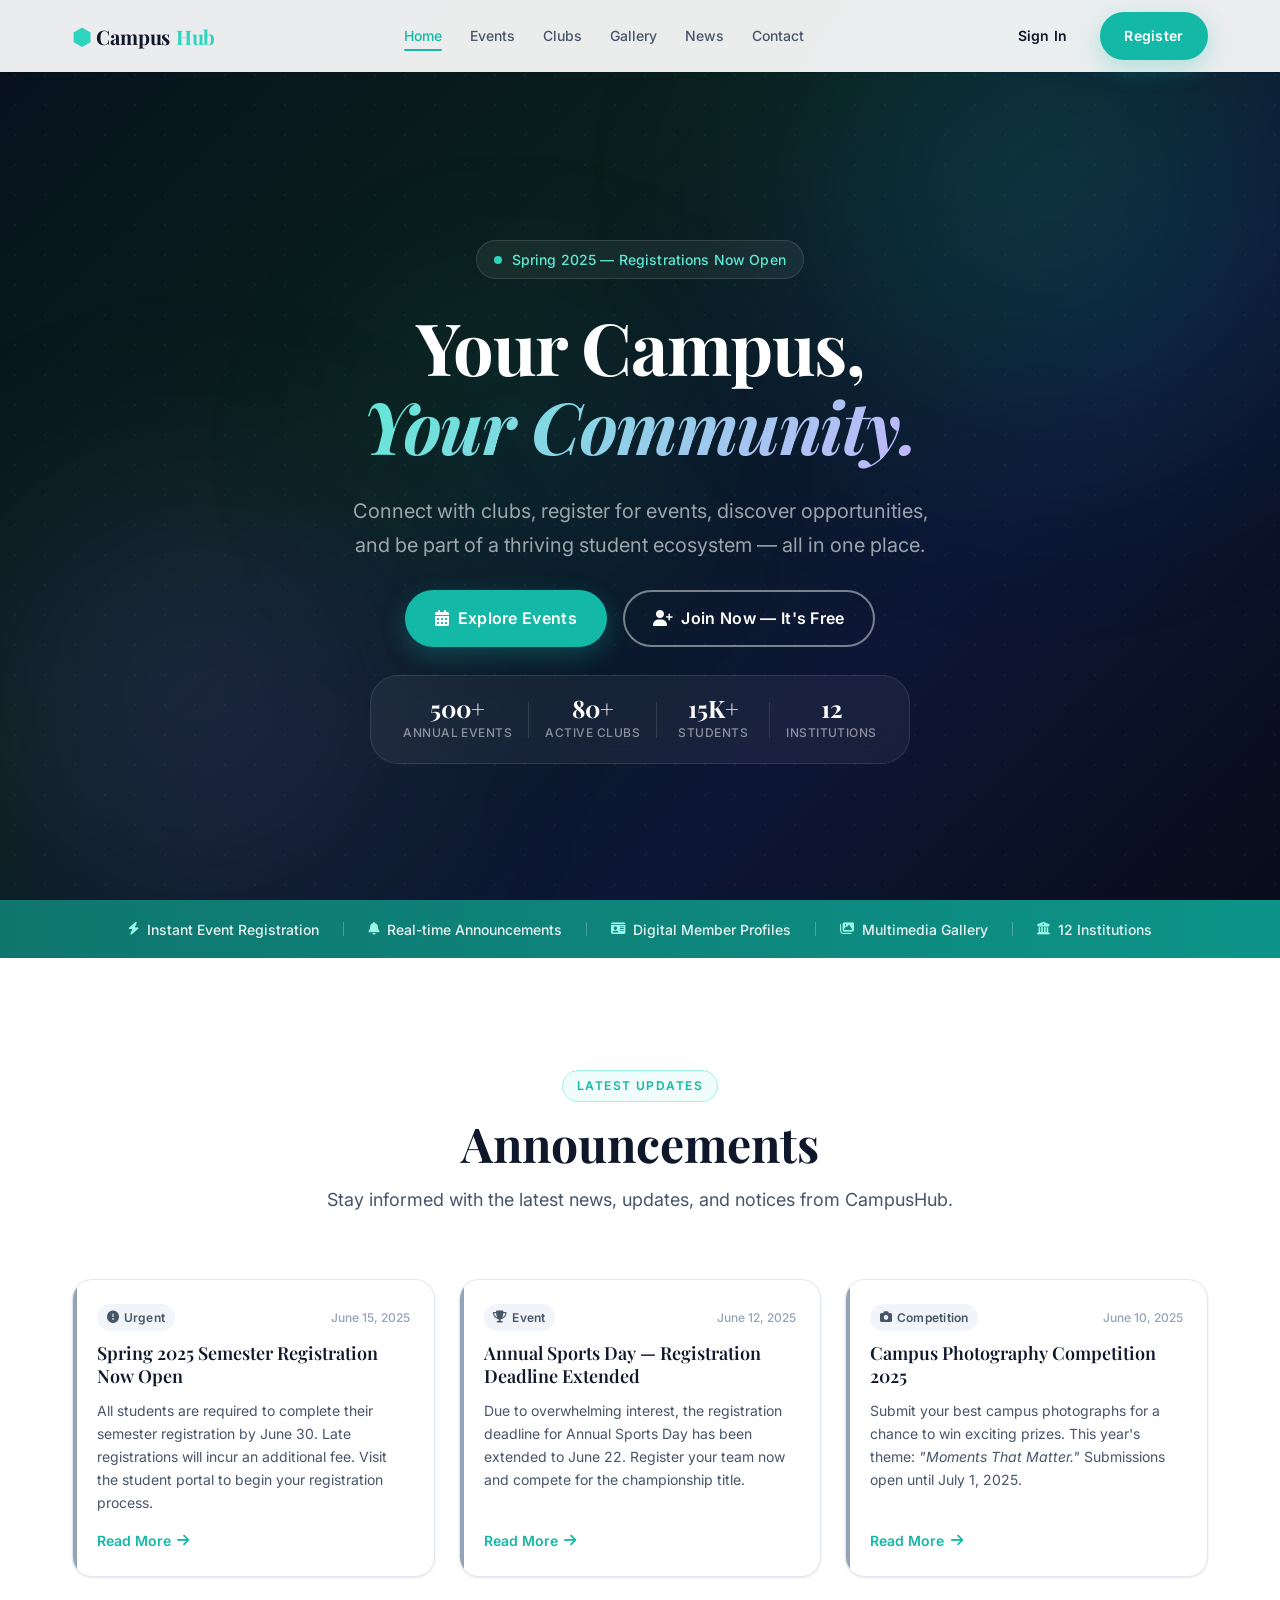
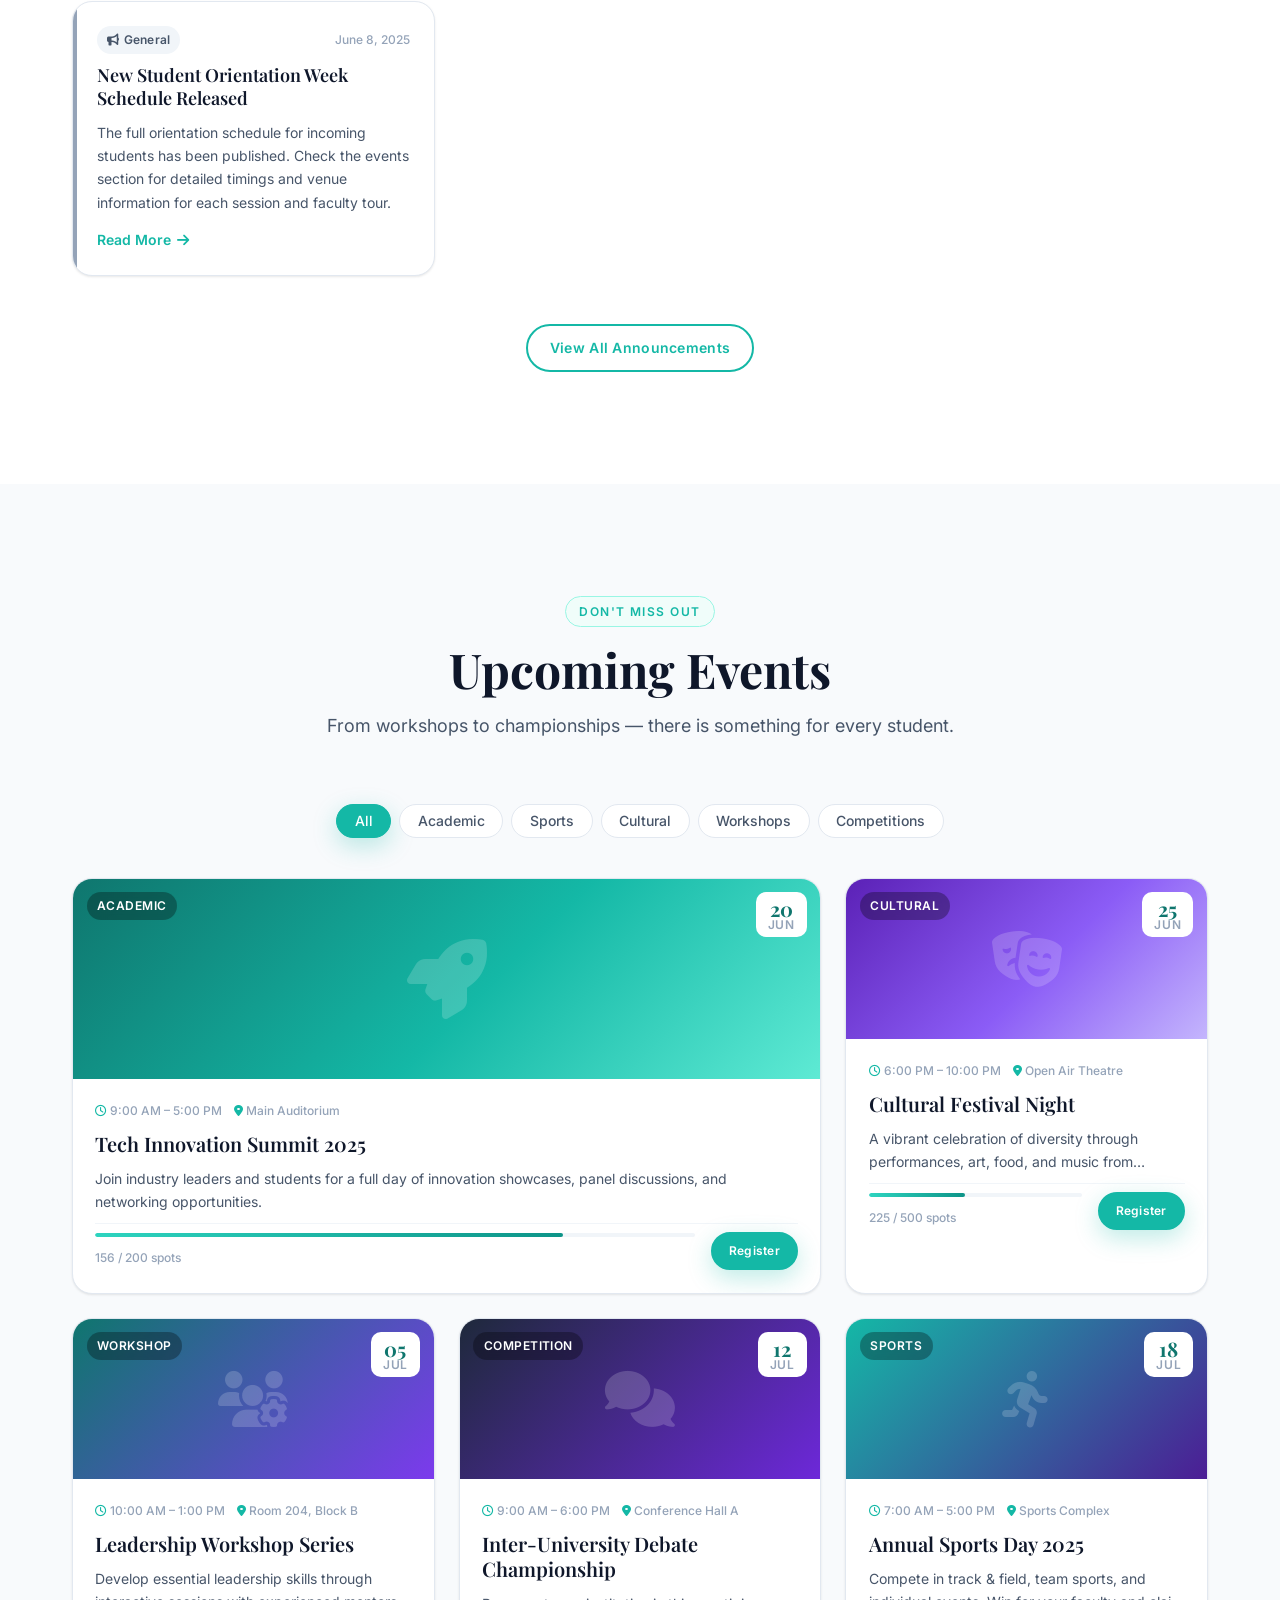
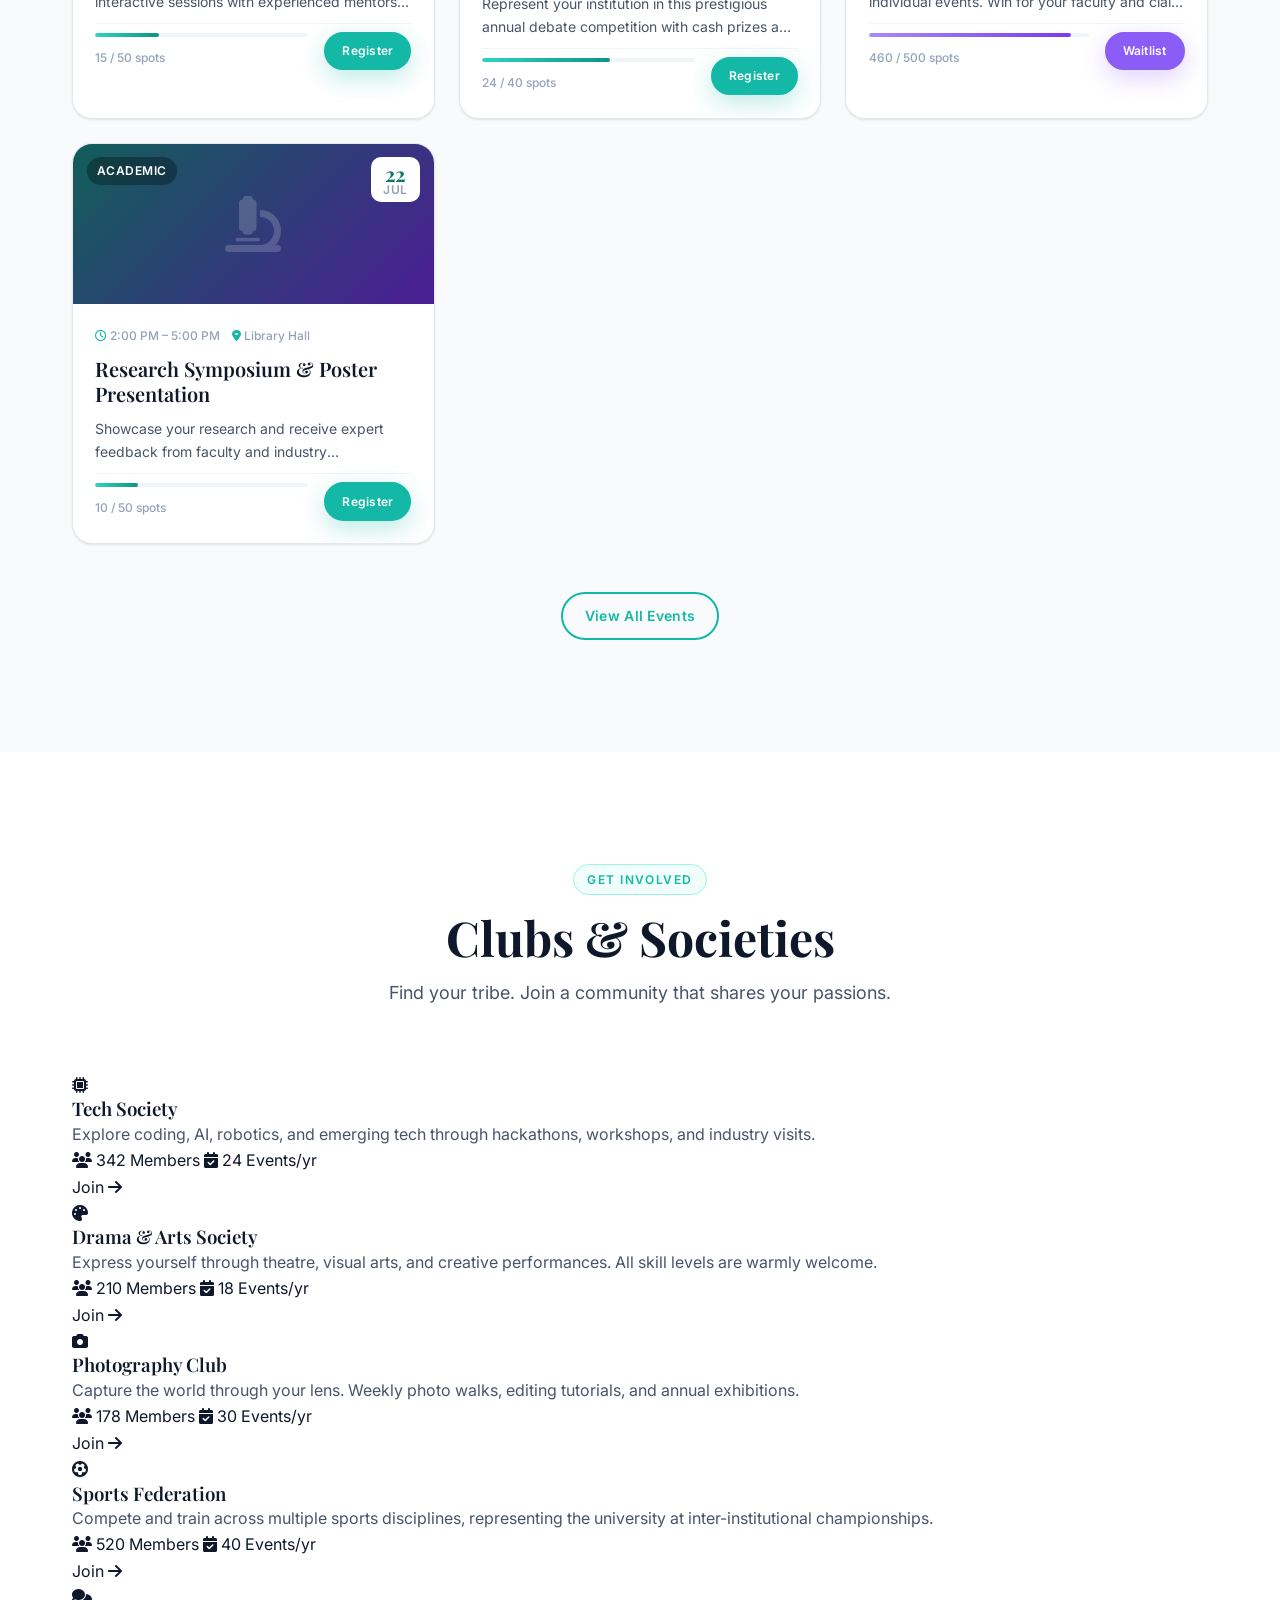
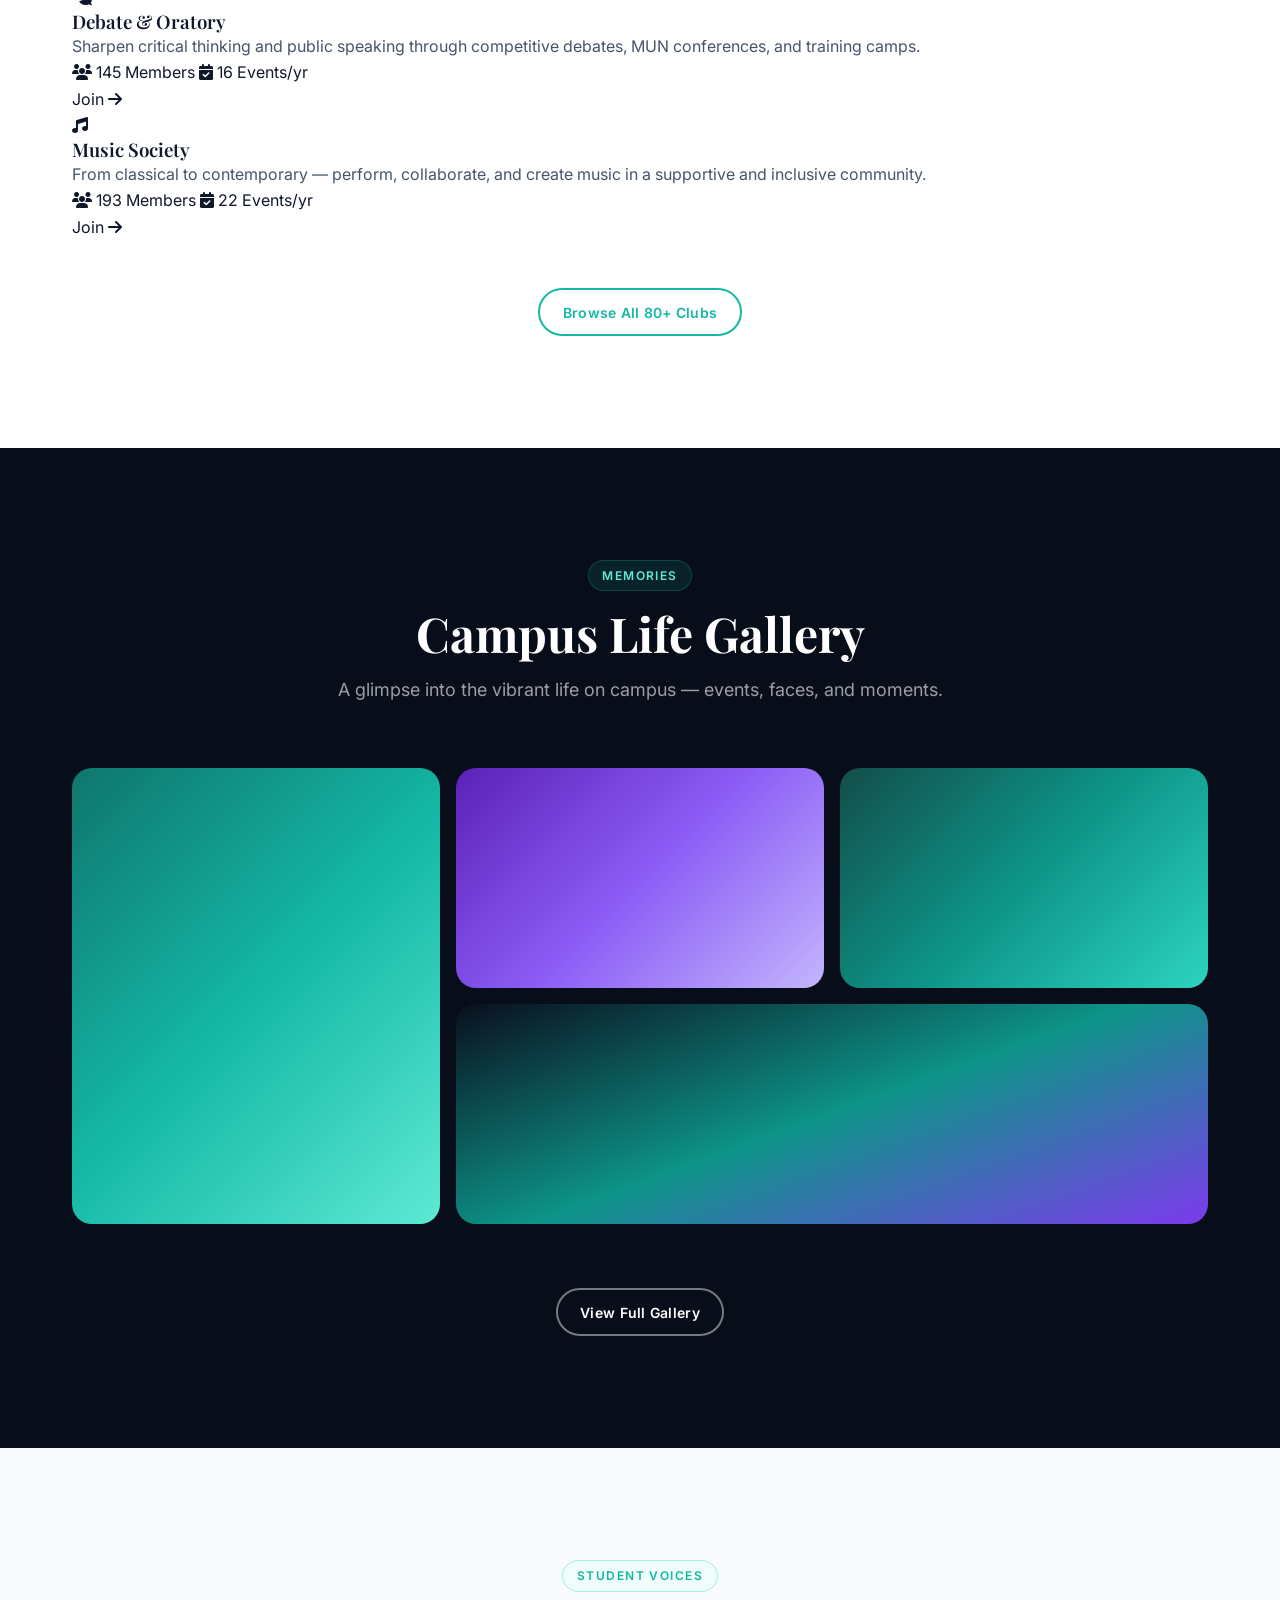
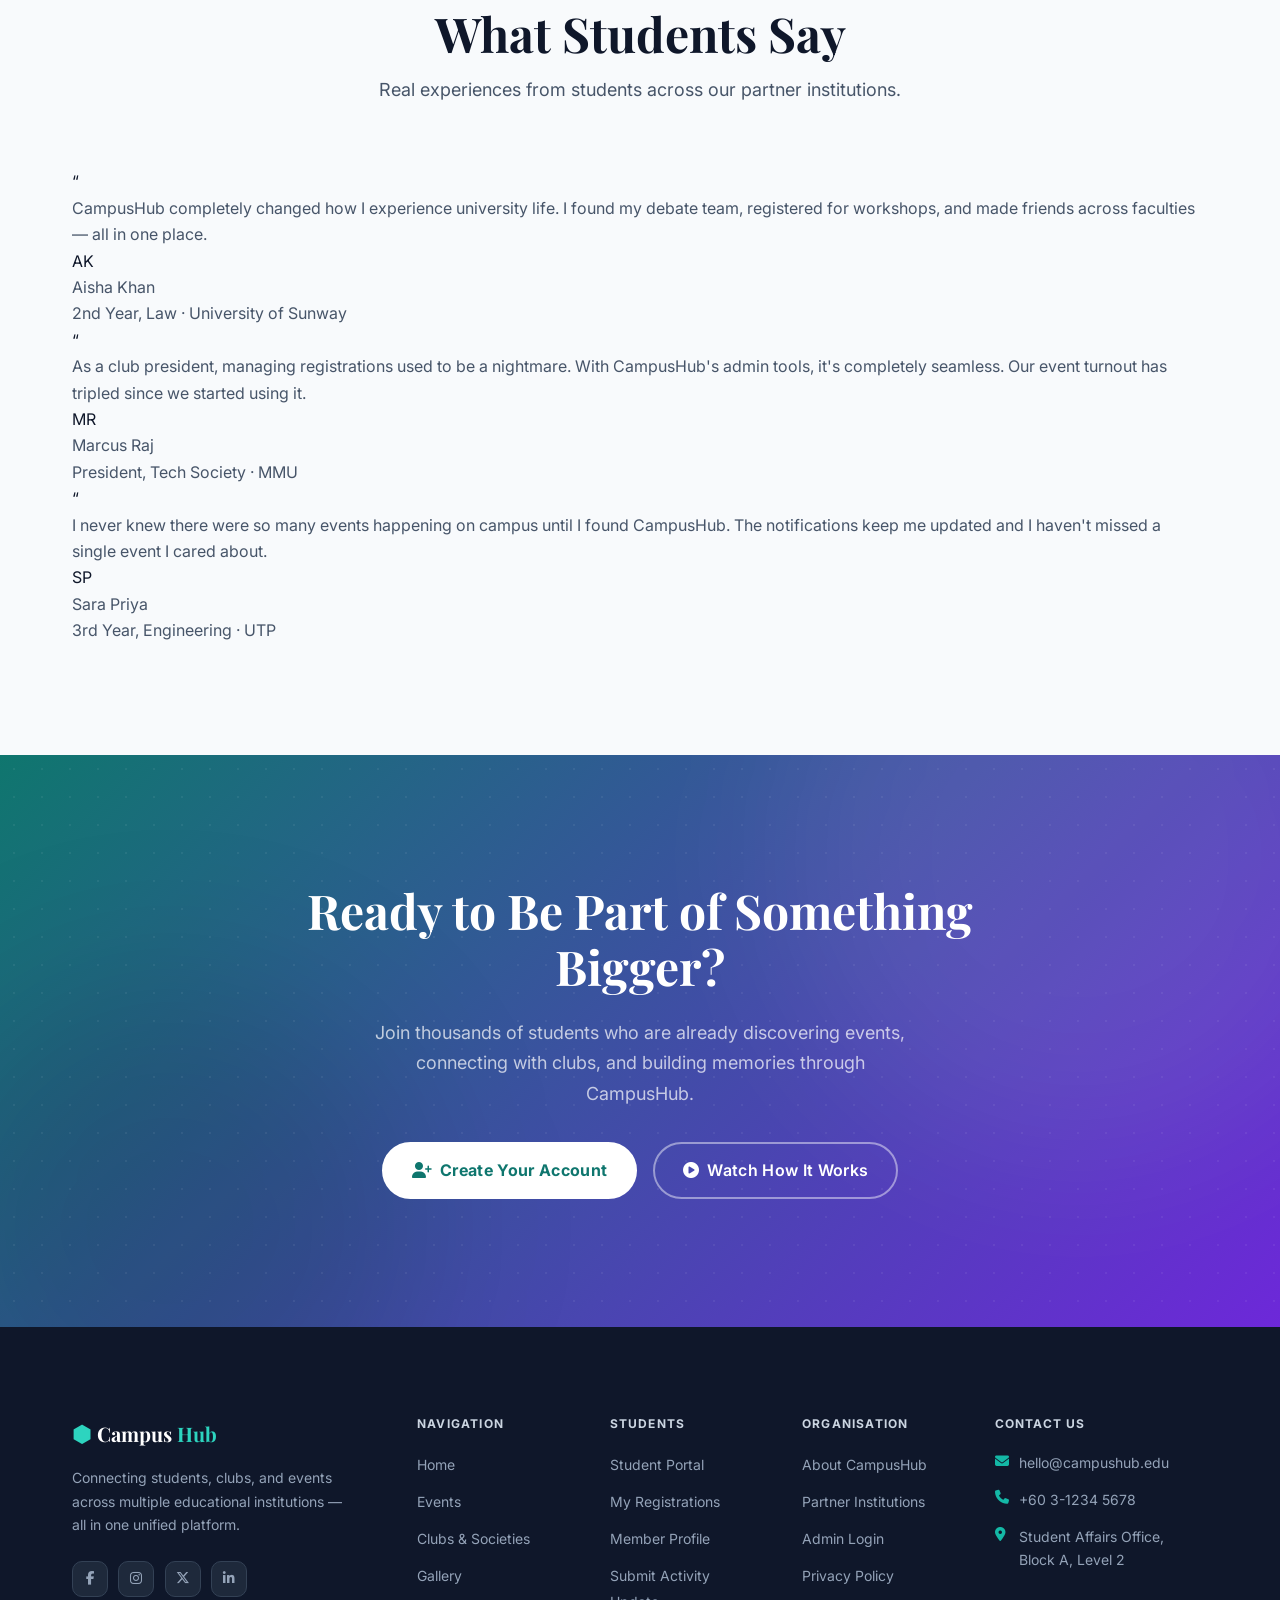
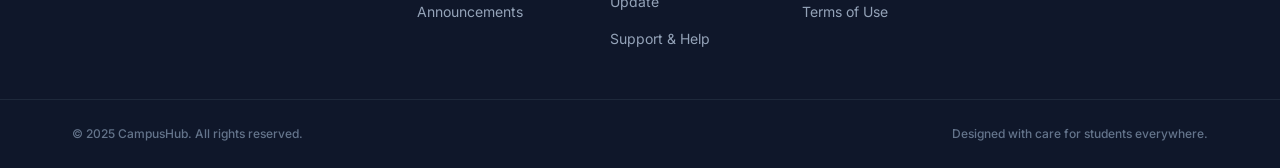
<file: index.html>
<!DOCTYPE html>
<html lang="en">
<head>
    <meta charset="UTF-8">
    <meta name="viewport" content="width=device-width, initial-scale=1.0">
    <title>CampusHub — Your Campus, Your Community</title>
    <link rel="preconnect" href="https://fonts.googleapis.com">
    <link rel="preconnect" href="https://fonts.gstatic.com" crossorigin>
    <link href="https://fonts.googleapis.com/css2?family=Playfair+Display:ital,wght@0,400;0,500;0,600;0,700;1,400;1,500&family=Inter:wght@300;400;500;600;700&display=swap" rel="stylesheet">
    <link rel="stylesheet" href="https://cdnjs.cloudflare.com/ajax/libs/font-awesome/6.5.0/css/all.min.css">
    <link rel="stylesheet" href="css/style.css">

    
</head>
<body>

    <!-- ===================== HEADER ===================== -->
    <header class="header" id="header">
        <nav class="nav container">
            <a href="#home" class="nav-logo">
                <span class="nav-logo-icon">&#x2B22;</span>
                Campus<span class="logo-accent">Hub</span>
            </a>
            <ul class="nav-links" id="navLinks">
                <li><a href="#home"          class="nav-link active">Home</a></li>
                <li><a href="#events"         class="nav-link">Events</a></li>
                <li><a href="#clubs"          class="nav-link">Clubs</a></li>
                <li><a href="#gallery"        class="nav-link">Gallery</a></li>
                <li><a href="#announcements"  class="nav-link">News</a></li>
                <li><a href="#contact"        class="nav-link">Contact</a></li>
            </ul>
            <div class="nav-actions">
                <a href="auth/studentLogin.html" class="btn btn-ghost">Sign In</a>
                <a href="auth/studentRegister.html" class="btn btn-primary">Register</a>
            </div>
            <button class="nav-toggle" id="navToggle" aria-label="Toggle navigation menu">
                <span></span>
                <span></span>
                <span></span>
            </button>
        </nav>
    </header>

    <main>

        <!-- ===================== HERO ===================== -->
        <section class="hero" id="home">
            <div class="hero-bg">
                <div class="hero-blob hero-blob--1"></div>
                <div class="hero-blob hero-blob--2"></div>
                <div class="hero-blob hero-blob--3"></div>
                <div class="hero-dots"></div>
            </div>

            <div class="container hero-content">
                <div class="hero-badge">
                    <span class="hero-badge-pulse"></span>
                    Spring 2025 &mdash; Registrations Now Open
                </div>

                <h1 class="hero-title">
                    Your Campus,<br>
                    <em>Your Community.</em>
                </h1>

                <p class="hero-subtitle">
                    Connect with clubs, register for events, discover opportunities,<br class="br-desktop">
                    and be part of a thriving student ecosystem — all in one place.
                </p>

                <div class="hero-actions">
                    <a href="#events" class="btn btn-primary btn-lg">
                        <i class="fa-solid fa-calendar-days"></i>
                        Explore Events
                    </a>
                    <a href="#" class="btn btn-outline-white btn-lg">
                        <i class="fa-solid fa-user-plus"></i>
                        Join Now — It's Free
                    </a>
                </div>

                <div class="hero-stats">
                    <div class="hero-stat">
                        <span class="hero-stat-number">500+</span>
                        <span class="hero-stat-label">Annual Events</span>
                    </div>
                    <span class="hero-stat-sep"></span>
                    <div class="hero-stat">
                        <span class="hero-stat-number">80+</span>
                        <span class="hero-stat-label">Active Clubs</span>
                    </div>
                    <span class="hero-stat-sep"></span>
                    <div class="hero-stat">
                        <span class="hero-stat-number">15K+</span>
                        <span class="hero-stat-label">Students</span>
                    </div>
                    <span class="hero-stat-sep"></span>
                    <div class="hero-stat">
                        <span class="hero-stat-number">12</span>
                        <span class="hero-stat-label">Institutions</span>
                    </div>
                </div>
            </div>

            <!-- <a href="#announcements" class="hero-scroll" aria-label="Scroll to content">
                <span class="hero-scroll-label">Scroll</span>
                <span class="hero-scroll-line"><span></span></span>
            </a> -->
        </section>

        <!-- ===================== QUICK HIGHLIGHTS STRIP ===================== -->
        <div class="highlights-strip">
            <div class="container highlights-inner">
                <div class="highlight-item">
                    <i class="fa-solid fa-bolt"></i>
                    <span>Instant Event Registration</span>
                </div>
                <span class="highlight-sep"></span>
                <div class="highlight-item">
                    <i class="fa-solid fa-bell"></i>
                    <span>Real-time Announcements</span>
                </div>
                <span class="highlight-sep"></span>
                <div class="highlight-item">
                    <i class="fa-solid fa-id-card"></i>
                    <span>Digital Member Profiles</span>
                </div>
                <span class="highlight-sep"></span>
                <div class="highlight-item">
                    <i class="fa-solid fa-images"></i>
                    <span>Multimedia Gallery</span>
                </div>
                <span class="highlight-sep"></span>
                <div class="highlight-item">
                    <i class="fa-solid fa-building-columns"></i>
                    <span>12 Institutions</span>
                </div>
            </div>
        </div>

        <!-- ===================== ANNOUNCEMENTS ===================== -->
        <section class="section section--white" id="announcements">
            <div class="container">
                <div class="section-header">
                    <span class="section-tag">Latest Updates</span>
                    <h2 class="section-title">Announcements</h2>
                    <p class="section-subtitle">Stay informed with the latest news, updates, and notices from CampusHub.</p>
                </div>

                <div class="announcements-grid">
                    <article class="ann-card ann-card--urgent">
                        <div class="ann-accent"></div>
                        <div class="ann-body">
                            <div class="ann-meta">
                                <span class="ann-badge ann-badge--urgent">
                                    <i class="fa-solid fa-circle-exclamation"></i> Urgent
                                </span>
                                <time class="ann-date">June 15, 2025</time>
                            </div>
                            <h3 class="ann-title">Spring 2025 Semester Registration Now Open</h3>
                            <p class="ann-text">All students are required to complete their semester registration by June 30. Late registrations will incur an additional fee. Visit the student portal to begin your registration process.</p>
                            <a href="#" class="ann-link">Read More <i class="fa-solid fa-arrow-right"></i></a>
                        </div>
                    </article>

                    <article class="ann-card ann-card--event">
                        <div class="ann-accent"></div>
                        <div class="ann-body">
                            <div class="ann-meta">
                                <span class="ann-badge ann-badge--event">
                                    <i class="fa-solid fa-trophy"></i> Event
                                </span>
                                <time class="ann-date">June 12, 2025</time>
                            </div>
                            <h3 class="ann-title">Annual Sports Day — Registration Deadline Extended</h3>
                            <p class="ann-text">Due to overwhelming interest, the registration deadline for Annual Sports Day has been extended to June 22. Register your team now and compete for the championship title.</p>
                            <a href="#" class="ann-link">Read More <i class="fa-solid fa-arrow-right"></i></a>
                        </div>
                    </article>

                    <article class="ann-card ann-card--info">
                        <div class="ann-accent"></div>
                        <div class="ann-body">
                            <div class="ann-meta">
                                <span class="ann-badge ann-badge--info">
                                    <i class="fa-solid fa-camera"></i> Competition
                                </span>
                                <time class="ann-date">June 10, 2025</time>
                            </div>
                            <h3 class="ann-title">Campus Photography Competition 2025</h3>
                            <p class="ann-text">Submit your best campus photographs for a chance to win exciting prizes. This year's theme: <em>"Moments That Matter."</em> Submissions open until July 1, 2025.</p>
                            <a href="#" class="ann-link">Read More <i class="fa-solid fa-arrow-right"></i></a>
                        </div>
                    </article>

                    <article class="ann-card ann-card--general">
                        <div class="ann-accent"></div>
                        <div class="ann-body">
                            <div class="ann-meta">
                                <span class="ann-badge ann-badge--general">
                                    <i class="fa-solid fa-bullhorn"></i> General
                                </span>
                                <time class="ann-date">June 8, 2025</time>
                            </div>
                            <h3 class="ann-title">New Student Orientation Week Schedule Released</h3>
                            <p class="ann-text">The full orientation schedule for incoming students has been published. Check the events section for detailed timings and venue information for each session and faculty tour.</p>
                            <a href="#" class="ann-link">Read More <i class="fa-solid fa-arrow-right"></i></a>
                        </div>
                    </article>
                </div>

                <div class="section-footer">
                    <a href="#" class="btn btn-outline-primary">View All Announcements</a>
                </div>
            </div>
        </section>

        <!-- ===================== UPCOMING EVENTS ===================== -->
        <section class="section section--soft" id="events">
            <div class="container">
                <div class="section-header">
                    <span class="section-tag">Don't Miss Out</span>
                    <h2 class="section-title">Upcoming Events</h2>
                    <p class="section-subtitle">From workshops to championships — there is something for every student.</p>
                </div>

                <div class="events-filter">
                    <button class="filter-btn active">All</button>
                    <button class="filter-btn">Academic</button>
                    <button class="filter-btn">Sports</button>
                    <button class="filter-btn">Cultural</button>
                    <button class="filter-btn">Workshops</button>
                    <button class="filter-btn">Competitions</button>
                </div>

                <div class="events-grid">

                    <article class="event-card event-card--featured">
                        <div class="event-img event-img--tech">
                            <i class="fa-solid fa-rocket event-img-icon"></i>
                            <span class="event-cat-badge">Academic</span>
                            <div class="event-date-pill">
                                <b>20</b><span>Jun</span>
                            </div>
                        </div>
                        <div class="event-body">
                            <div class="event-meta-row">
                                <span><i class="fa-regular fa-clock"></i> 9:00 AM – 5:00 PM</span>
                                <span><i class="fa-solid fa-location-dot"></i> Main Auditorium</span>
                            </div>
                            <h3 class="event-title">Tech Innovation Summit 2025</h3>
                            <p class="event-desc">Join industry leaders and students for a full day of innovation showcases, panel discussions, and networking opportunities.</p>
                            <div class="event-footer">
                                <div class="event-capacity">
                                    <div class="capacity-bar"><div class="capacity-fill" style="width:78%"></div></div>
                                    <span class="capacity-label">156 / 200 spots</span>
                                </div>
                                <a href="#" class="btn btn-primary btn-sm">Register</a>
                            </div>
                        </div>
                    </article>

                    <article class="event-card">
                        <div class="event-img event-img--cultural">
                            <i class="fa-solid fa-masks-theater event-img-icon"></i>
                            <span class="event-cat-badge">Cultural</span>
                            <div class="event-date-pill">
                                <b>25</b><span>Jun</span>
                            </div>
                        </div>
                        <div class="event-body">
                            <div class="event-meta-row">
                                <span><i class="fa-regular fa-clock"></i> 6:00 PM – 10:00 PM</span>
                                <span><i class="fa-solid fa-location-dot"></i> Open Air Theatre</span>
                            </div>
                            <h3 class="event-title">Cultural Festival Night</h3>
                            <p class="event-desc">A vibrant celebration of diversity through performances, art, food, and music from students across all institutions.</p>
                            <div class="event-footer">
                                <div class="event-capacity">
                                    <div class="capacity-bar"><div class="capacity-fill" style="width:45%"></div></div>
                                    <span class="capacity-label">225 / 500 spots</span>
                                </div>
                                <a href="#" class="btn btn-primary btn-sm">Register</a>
                            </div>
                        </div>
                    </article>

                    <article class="event-card">
                        <div class="event-img event-img--workshop">
                            <i class="fa-solid fa-users-gear event-img-icon"></i>
                            <span class="event-cat-badge">Workshop</span>
                            <div class="event-date-pill">
                                <b>05</b><span>Jul</span>
                            </div>
                        </div>
                        <div class="event-body">
                            <div class="event-meta-row">
                                <span><i class="fa-regular fa-clock"></i> 10:00 AM – 1:00 PM</span>
                                <span><i class="fa-solid fa-location-dot"></i> Room 204, Block B</span>
                            </div>
                            <h3 class="event-title">Leadership Workshop Series</h3>
                            <p class="event-desc">Develop essential leadership skills through interactive sessions with experienced mentors, coaches, and peers.</p>
                            <div class="event-footer">
                                <div class="event-capacity">
                                    <div class="capacity-bar"><div class="capacity-fill" style="width:30%"></div></div>
                                    <span class="capacity-label">15 / 50 spots</span>
                                </div>
                                <a href="#" class="btn btn-primary btn-sm">Register</a>
                            </div>
                        </div>
                    </article>

                    <article class="event-card">
                        <div class="event-img event-img--competition">
                            <i class="fa-solid fa-comments event-img-icon"></i>
                            <span class="event-cat-badge">Competition</span>
                            <div class="event-date-pill">
                                <b>12</b><span>Jul</span>
                            </div>
                        </div>
                        <div class="event-body">
                            <div class="event-meta-row">
                                <span><i class="fa-regular fa-clock"></i> 9:00 AM – 6:00 PM</span>
                                <span><i class="fa-solid fa-location-dot"></i> Conference Hall A</span>
                            </div>
                            <h3 class="event-title">Inter-University Debate Championship</h3>
                            <p class="event-desc">Represent your institution in this prestigious annual debate competition with cash prizes and perpetual trophies.</p>
                            <div class="event-footer">
                                <div class="event-capacity">
                                    <div class="capacity-bar"><div class="capacity-fill" style="width:60%"></div></div>
                                    <span class="capacity-label">24 / 40 spots</span>
                                </div>
                                <a href="#" class="btn btn-primary btn-sm">Register</a>
                            </div>
                        </div>
                    </article>

                    <article class="event-card">
                        <div class="event-img event-img--sports">
                            <i class="fa-solid fa-person-running event-img-icon"></i>
                            <span class="event-cat-badge">Sports</span>
                            <div class="event-date-pill">
                                <b>18</b><span>Jul</span>
                            </div>
                        </div>
                        <div class="event-body">
                            <div class="event-meta-row">
                                <span><i class="fa-regular fa-clock"></i> 7:00 AM – 5:00 PM</span>
                                <span><i class="fa-solid fa-location-dot"></i> Sports Complex</span>
                            </div>
                            <h3 class="event-title">Annual Sports Day 2025</h3>
                            <p class="event-desc">Compete in track & field, team sports, and individual events. Win for your faculty and claim the championship shield.</p>
                            <div class="event-footer">
                                <div class="event-capacity">
                                    <div class="capacity-bar capacity-bar--full"><div class="capacity-fill" style="width:92%"></div></div>
                                    <span class="capacity-label">460 / 500 spots</span>
                                </div>
                                <a href="#" class="btn btn-secondary btn-sm">Waitlist</a>
                            </div>
                        </div>
                    </article>

                    <article class="event-card">
                        <div class="event-img event-img--academic">
                            <i class="fa-solid fa-microscope event-img-icon"></i>
                            <span class="event-cat-badge">Academic</span>
                            <div class="event-date-pill">
                                <b>22</b><span>Jul</span>
                            </div>
                        </div>
                        <div class="event-body">
                            <div class="event-meta-row">
                                <span><i class="fa-regular fa-clock"></i> 2:00 PM – 5:00 PM</span>
                                <span><i class="fa-solid fa-location-dot"></i> Library Hall</span>
                            </div>
                            <h3 class="event-title">Research Symposium & Poster Presentation</h3>
                            <p class="event-desc">Showcase your research and receive expert feedback from faculty and industry professionals at this annual academic showcase.</p>
                            <div class="event-footer">
                                <div class="event-capacity">
                                    <div class="capacity-bar"><div class="capacity-fill" style="width:20%"></div></div>
                                    <span class="capacity-label">10 / 50 spots</span>
                                </div>
                                <a href="#" class="btn btn-primary btn-sm">Register</a>
                            </div>
                        </div>
                    </article>

                </div>

                <div class="section-footer">
                    <a href="#" class="btn btn-outline-primary">View All Events</a>
                </div>
            </div>
        </section>

        <!-- ===================== CLUBS & SOCIETIES ===================== -->
        <section class="section section--white" id="clubs">
            <div class="container">
                <div class="section-header">
                    <span class="section-tag">Get Involved</span>
                    <h2 class="section-title">Clubs &amp; Societies</h2>
                    <p class="section-subtitle">Find your tribe. Join a community that shares your passions.</p>
                </div>

                <div class="clubs-grid">

                    <div class="club-card">
                        <div class="club-icon club-icon--tech">
                            <i class="fa-solid fa-microchip"></i>
                        </div>
                        <div class="club-info">
                            <h3 class="club-name">Tech Society</h3>
                            <p class="club-desc">Explore coding, AI, robotics, and emerging tech through hackathons, workshops, and industry visits.</p>
                            <div class="club-stats">
                                <span><i class="fa-solid fa-users"></i> 342 Members</span>
                                <span><i class="fa-solid fa-calendar-check"></i> 24 Events/yr</span>
                            </div>
                        </div>
                        <a href="#" class="club-join">Join <i class="fa-solid fa-arrow-right"></i></a>
                    </div>

                    <div class="club-card">
                        <div class="club-icon club-icon--arts">
                            <i class="fa-solid fa-palette"></i>
                        </div>
                        <div class="club-info">
                            <h3 class="club-name">Drama &amp; Arts Society</h3>
                            <p class="club-desc">Express yourself through theatre, visual arts, and creative performances. All skill levels are warmly welcome.</p>
                            <div class="club-stats">
                                <span><i class="fa-solid fa-users"></i> 210 Members</span>
                                <span><i class="fa-solid fa-calendar-check"></i> 18 Events/yr</span>
                            </div>
                        </div>
                        <a href="#" class="club-join">Join <i class="fa-solid fa-arrow-right"></i></a>
                    </div>

                    <div class="club-card">
                        <div class="club-icon club-icon--photo">
                            <i class="fa-solid fa-camera"></i>
                        </div>
                        <div class="club-info">
                            <h3 class="club-name">Photography Club</h3>
                            <p class="club-desc">Capture the world through your lens. Weekly photo walks, editing tutorials, and annual exhibitions.</p>
                            <div class="club-stats">
                                <span><i class="fa-solid fa-users"></i> 178 Members</span>
                                <span><i class="fa-solid fa-calendar-check"></i> 30 Events/yr</span>
                            </div>
                        </div>
                        <a href="#" class="club-join">Join <i class="fa-solid fa-arrow-right"></i></a>
                    </div>

                    <div class="club-card">
                        <div class="club-icon club-icon--sports">
                            <i class="fa-solid fa-futbol"></i>
                        </div>
                        <div class="club-info">
                            <h3 class="club-name">Sports Federation</h3>
                            <p class="club-desc">Compete and train across multiple sports disciplines, representing the university at inter-institutional championships.</p>
                            <div class="club-stats">
                                <span><i class="fa-solid fa-users"></i> 520 Members</span>
                                <span><i class="fa-solid fa-calendar-check"></i> 40 Events/yr</span>
                            </div>
                        </div>
                        <a href="#" class="club-join">Join <i class="fa-solid fa-arrow-right"></i></a>
                    </div>

                    <div class="club-card">
                        <div class="club-icon club-icon--debate">
                            <i class="fa-solid fa-comments"></i>
                        </div>
                        <div class="club-info">
                            <h3 class="club-name">Debate &amp; Oratory</h3>
                            <p class="club-desc">Sharpen critical thinking and public speaking through competitive debates, MUN conferences, and training camps.</p>
                            <div class="club-stats">
                                <span><i class="fa-solid fa-users"></i> 145 Members</span>
                                <span><i class="fa-solid fa-calendar-check"></i> 16 Events/yr</span>
                            </div>
                        </div>
                        <a href="#" class="club-join">Join <i class="fa-solid fa-arrow-right"></i></a>
                    </div>

                    <div class="club-card">
                        <div class="club-icon club-icon--music">
                            <i class="fa-solid fa-music"></i>
                        </div>
                        <div class="club-info">
                            <h3 class="club-name">Music Society</h3>
                            <p class="club-desc">From classical to contemporary — perform, collaborate, and create music in a supportive and inclusive community.</p>
                            <div class="club-stats">
                                <span><i class="fa-solid fa-users"></i> 193 Members</span>
                                <span><i class="fa-solid fa-calendar-check"></i> 22 Events/yr</span>
                            </div>
                        </div>
                        <a href="#" class="club-join">Join <i class="fa-solid fa-arrow-right"></i></a>
                    </div>

                </div>

                <div class="section-footer">
                    <a href="#" class="btn btn-outline-primary">Browse All 80+ Clubs</a>
                </div>
            </div>
        </section>

        <!-- ===================== GALLERY ===================== -->
        <section class="section section--dark" id="gallery">
            <div class="container">
                <div class="section-header section-header--light">
                    <span class="section-tag section-tag--light">Memories</span>
                    <h2 class="section-title section-title--light">Campus Life Gallery</h2>
                    <p class="section-subtitle section-subtitle--light">A glimpse into the vibrant life on campus — events, faces, and moments.</p>
                </div>

                <div class="gallery-grid">
                    <div class="gallery-item gallery-item--tall gallery-g1">
                        <div class="gallery-overlay">
                            <i class="fa-solid fa-rocket"></i>
                            <span>Tech Innovation Summit</span>
                        </div>
                    </div>
                    <div class="gallery-item gallery-g2">
                        <div class="gallery-overlay">
                            <i class="fa-solid fa-masks-theater"></i>
                            <span>Cultural Festival Night</span>
                        </div>
                    </div>
                    <div class="gallery-item gallery-g3">
                        <div class="gallery-overlay">
                            <i class="fa-solid fa-person-running"></i>
                            <span>Annual Sports Day</span>
                        </div>
                    </div>
                    <div class="gallery-item gallery-item--wide gallery-g4">
                        <div class="gallery-overlay">
                            <i class="fa-solid fa-camera"></i>
                            <span>Photography Exhibition</span>
                        </div>
                    </div>
                    <div class="gallery-item gallery-g5">
                        <div class="gallery-overlay">
                            <i class="fa-solid fa-users-gear"></i>
                            <span>Leadership Workshop</span>
                        </div>
                    </div>
                    <div class="gallery-item gallery-g6">
                        <div class="gallery-overlay">
                            <i class="fa-solid fa-comments"></i>
                            <span>Debate Championship</span>
                        </div>
                    </div>
                </div>

                <div class="section-footer">
                    <a href="#" class="btn btn-outline-white">View Full Gallery</a>
                </div>
            </div>
        </section>

        <!-- ===================== TESTIMONIALS ===================== -->
        <section class="section section--soft" id="testimonials">
            <div class="container">
                <div class="section-header">
                    <span class="section-tag">Student Voices</span>
                    <h2 class="section-title">What Students Say</h2>
                    <p class="section-subtitle">Real experiences from students across our partner institutions.</p>
                </div>

                <div class="testimonials-grid">

                    <div class="testi-card">
                        <div class="testi-quote">&ldquo;</div>
                        <p class="testi-text">CampusHub completely changed how I experience university life. I found my debate team, registered for workshops, and made friends across faculties — all in one place.</p>
                        <div class="testi-author">
                            <div class="testi-avatar testi-avatar--1">AK</div>
                            <div>
                                <p class="testi-name">Aisha Khan</p>
                                <p class="testi-role">2nd Year, Law &middot; University of Sunway</p>
                            </div>
                        </div>
                    </div>

                    <div class="testi-card testi-card--featured">
                        <div class="testi-quote">&ldquo;</div>
                        <p class="testi-text">As a club president, managing registrations used to be a nightmare. With CampusHub's admin tools, it's completely seamless. Our event turnout has tripled since we started using it.</p>
                        <div class="testi-author">
                            <div class="testi-avatar testi-avatar--2">MR</div>
                            <div>
                                <p class="testi-name">Marcus Raj</p>
                                <p class="testi-role">President, Tech Society &middot; MMU</p>
                            </div>
                        </div>
                    </div>

                    <div class="testi-card">
                        <div class="testi-quote">&ldquo;</div>
                        <p class="testi-text">I never knew there were so many events happening on campus until I found CampusHub. The notifications keep me updated and I haven't missed a single event I cared about.</p>
                        <div class="testi-author">
                            <div class="testi-avatar testi-avatar--3">SP</div>
                            <div>
                                <p class="testi-name">Sara Priya</p>
                                <p class="testi-role">3rd Year, Engineering &middot; UTP</p>
                            </div>
                        </div>
                    </div>

                </div>
            </div>
        </section>

        <!-- ===================== CTA BANNER ===================== -->
        <section class="cta-section" id="join">
            <div class="cta-bg">
                <div class="cta-blob cta-blob--1"></div>
                <div class="cta-blob cta-blob--2"></div>
                <div class="cta-dots"></div>
            </div>
            <div class="container cta-content">
                <h2 class="cta-title">Ready to Be Part of Something Bigger?</h2>
                <p class="cta-subtitle">Join thousands of students who are already discovering events, connecting with clubs, and building memories through CampusHub.</p>
                <div class="cta-actions">
                    <a href="#" class="btn btn-white btn-lg">
                        <i class="fa-solid fa-user-plus"></i>
                        Create Your Account
                    </a>
                    <a href="#" class="btn btn-outline-white btn-lg">
                        <i class="fa-solid fa-circle-play"></i>
                        Watch How It Works
                    </a>
                </div>
            </div>
        </section>

    </main>

    <!-- ===================== FOOTER ===================== -->
    <footer class="footer" id="contact">
        <div class="container footer-inner">
            <div class="footer-brand">
                <a href="#home" class="footer-logo">
                    <span class="nav-logo-icon">&#x2B22;</span>
                    Campus<span class="logo-accent">Hub</span>
                </a>
                <p class="footer-tagline">Connecting students, clubs, and events across multiple educational institutions — all in one unified platform.</p>
                <div class="footer-socials">
                    <a href="#" class="social-btn" aria-label="Facebook"><i class="fa-brands fa-facebook-f"></i></a>
                    <a href="#" class="social-btn" aria-label="Instagram"><i class="fa-brands fa-instagram"></i></a>
                    <a href="#" class="social-btn" aria-label="Twitter / X"><i class="fa-brands fa-x-twitter"></i></a>
                    <a href="#" class="social-btn" aria-label="LinkedIn"><i class="fa-brands fa-linkedin-in"></i></a>
                </div>
            </div>

            <div class="footer-col">
                <h4 class="footer-heading">Navigation</h4>
                <ul class="footer-links">
                    <li><a href="#home">Home</a></li>
                    <li><a href="#events">Events</a></li>
                    <li><a href="#clubs">Clubs &amp; Societies</a></li>
                    <li><a href="#gallery">Gallery</a></li>
                    <li><a href="#announcements">Announcements</a></li>
                </ul>
            </div>

            <div class="footer-col">
                <h4 class="footer-heading">Students</h4>
                <ul class="footer-links">
                    <li><a href="#">Student Portal</a></li>
                    <li><a href="#">My Registrations</a></li>
                    <li><a href="#">Member Profile</a></li>
                    <li><a href="#">Submit Activity Update</a></li>
                    <li><a href="#">Support &amp; Help</a></li>
                </ul>
            </div>

            <div class="footer-col">
                <h4 class="footer-heading">Organisation</h4>
                <ul class="footer-links">
                    <li><a href="#">About CampusHub</a></li>
                    <li><a href="#">Partner Institutions</a></li>
                    <li><a href="#">Admin Login</a></li>
                    <li><a href="#">Privacy Policy</a></li>
                    <li><a href="#">Terms of Use</a></li>
                </ul>
            </div>

            <div class="footer-col">
                <h4 class="footer-heading">Contact Us</h4>
                <div class="footer-contact-list">
                    <div class="footer-contact-item">
                        <i class="fa-solid fa-envelope"></i>
                        <span>hello@campushub.edu</span>
                    </div>
                    <div class="footer-contact-item">
                        <i class="fa-solid fa-phone"></i>
                        <span>+60 3-1234 5678</span>
                    </div>
                    <div class="footer-contact-item">
                        <i class="fa-solid fa-location-dot"></i>
                        <span>Student Affairs Office,<br>Block A, Level 2</span>
                    </div>
                </div>
            </div>
        </div>

        <div class="footer-bottom">
            <div class="container footer-bottom-inner">
                <p>&copy; 2025 CampusHub. All rights reserved.</p>
                <p>Designed with care for students everywhere.</p>
            </div>
        </div>
    </footer>

    <script>
        /* --- Navbar scroll effect --- */
        const header = document.getElementById('header');
        window.addEventListener('scroll', () => {
            header.classList.toggle('header--scrolled', window.scrollY > 60);
        }, { passive: true });

        /* --- Mobile nav toggle --- */
        const navToggle = document.getElementById('navToggle');
        const navLinks  = document.getElementById('navLinks');
        navToggle.addEventListener('click', () => {
            const open = navLinks.classList.toggle('nav-links--open');
            navToggle.setAttribute('aria-expanded', open);
            navToggle.classList.toggle('nav-toggle--open', open);
        });

        /* --- Close mobile nav on link click --- */
        navLinks.querySelectorAll('.nav-link').forEach(link => {
            link.addEventListener('click', () => {
                navLinks.classList.remove('nav-links--open');
                navToggle.classList.remove('nav-toggle--open');
            });
        });

        /* --- Filter buttons (visual only) --- */
        document.querySelectorAll('.filter-btn').forEach(btn => {
            btn.addEventListener('click', () => {
                document.querySelectorAll('.filter-btn').forEach(b => b.classList.remove('active'));
                btn.classList.add('active');
            });
        });

        /* --- Scroll-reveal via IntersectionObserver --- */
        const reveals = document.querySelectorAll(
            '.ann-card, .event-card, .club-card, .gallery-item, .testi-card, .hero-stat'
        );
        const observer = new IntersectionObserver((entries) => {
            entries.forEach(e => {
                if (e.isIntersecting) {
                    e.target.classList.add('is-visible');
                    observer.unobserve(e.target);
                }
            });
        }, { threshold: 0.1 });
        reveals.forEach(el => observer.observe(el));
    </script>

</body>
</html>
</file>
<file: css/style.css>
/* ============================================================
   1. ROOT VARIABLES
   ============================================================ */
:root {

    /* —— Primary: Teal —— */
    --teal-50 : #F0FDFA;
    --teal-100: #CCFBF1;
    --teal-200: #99F6E4;
    --teal-300: #5EEAD4;
    --teal-400: #2DD4BF;
    --teal-500: #14B8A6;   /* ★ Main Primary     */
    --teal-600: #0D9488;
    --teal-700: #0F766E;   /* ★ Primary Dark     */
    --teal-800: #115E59;
    --teal-900: #134E4A;

    /* —— Secondary: Violet —— */
    --violet-50 : #F5F3FF;
    --violet-100: #EDE9FE;
    --violet-200: #DDD6FE;
    --violet-300: #C4B5FD;
    --violet-400: #A78BFA;
    --violet-500: #8B5CF6;   /* ★ Main Secondary  */
    --violet-600: #7C3AED;
    --violet-700: #6D28D9;   /* ★ Secondary Dark  */
    --violet-800: #5B21B6;
    --violet-900: #4C1D95;

    /* —— Neutrals —— */
    --neutral-50 : #F8FAFC;
    --neutral-100: #F1F5F9;
    --neutral-200: #E2E8F0;
    --neutral-300: #CBD5E1;
    --neutral-400: #94A3B8;
    --neutral-500: #64748B;
    --neutral-600: #475569;
    --neutral-700: #334155;
    --neutral-800: #1E293B;
    --neutral-900: #0F172A;

    /* —— Semantic Aliases —— */
    --primary        : var(--teal-500);
    --primary-hover  : var(--teal-600);
    --primary-dark   : var(--teal-700);
    --primary-light  : var(--teal-100);

    --secondary      : var(--violet-500);
    --secondary-hover: var(--violet-600);
    --secondary-dark : var(--violet-700);
    --secondary-light: var(--violet-100);

    /* —— Backgrounds —— */
    --bg-white : #FFFFFF;
    --bg-soft  : var(--neutral-50);
    --bg-muted : var(--neutral-100);
    --bg-dark  : #080D1A;

    /* —— Text shades —— */
    --text-primary  : var(--neutral-900);   /* near-black headings   */
    --text-secondary: var(--neutral-600);   /* mid-grey paragraphs   */
    --text-muted    : var(--neutral-400);   /* light-grey captions   */
    --text-white    : #FFFFFF;

    /* —— Typography —— */
    --font-heading: 'Playfair Display', Georgia, 'Times New Roman', serif;
    --font-body   : 'Inter', -apple-system, BlinkMacSystemFont, 'Segoe UI', sans-serif;

    /* —— Font Sizes —— */
    --text-xs  : 0.75rem;    /* 12 */
    --text-sm  : 0.875rem;   /* 14 */
    --text-base: 1rem;       /* 16 */
    --text-lg  : 1.125rem;   /* 18 */
    --text-xl  : 1.25rem;    /* 20 */
    --text-2xl : 1.5rem;     /* 24 */
    --text-3xl : 1.875rem;   /* 30 */
    --text-4xl : 2.25rem;    /* 36 */
    --text-5xl : 3rem;       /* 48 */
    --text-6xl : 3.75rem;    /* 60 */
    --text-7xl : 4.5rem;     /* 72 */

    /* —— Border Radius —— */
    --radius-sm  : 0.375rem;
    --radius-md  : 0.625rem;
    --radius-lg  : 0.875rem;
    --radius-xl  : 1.25rem;
    --radius-2xl : 1.75rem;
    --radius-full: 9999px;

    /* —— Shadows —— */
    --shadow-sm: 0 1px 3px rgba(0,0,0,0.06), 0 1px 2px rgba(0,0,0,0.04);
    --shadow-md: 0 4px 8px -1px rgba(0,0,0,0.07), 0 2px 4px -1px rgba(0,0,0,0.04);
    --shadow-lg: 0 12px 24px -4px rgba(0,0,0,0.08), 0 4px 8px -2px rgba(0,0,0,0.04);
    --shadow-xl: 0 24px 48px -8px rgba(0,0,0,0.10);
    --shadow-primary  : 0 8px 24px rgba(20,184,166,0.28);
    --shadow-secondary: 0 8px 24px rgba(139,92,246,0.28);

    /* —— Transitions —— */
    --ease        : cubic-bezier(0.4, 0, 0.2, 1);
    --transition  : 250ms cubic-bezier(0.4, 0, 0.2, 1);
    --transition-s: 400ms cubic-bezier(0.4, 0, 0.2, 1);

    /* —— Layout —— */
    --container-max : 1200px;
    --container-px  : clamp(1.25rem, 5vw, 2rem);
    --header-h      : 72px;
    --section-py    : clamp(4.5rem, 9vw, 7rem);
}


/* ============================================================
   2. RESET & BASE
   ============================================================ */
*, *::before, *::after { box-sizing: border-box; margin: 0; padding: 0; }

html {
    scroll-behavior: smooth;
    font-size: 16px;
    -webkit-text-size-adjust: 100%;
}

body {
    font-family: var(--font-body);
    font-size: var(--text-base);
    line-height: 1.65;
    color: var(--text-primary);
    background: var(--bg-white);
    overflow-x: hidden;
}

img, svg, video { display: block; max-width: 100%; }
a { color: inherit; text-decoration: none; }
ul, ol { list-style: none; }
button { cursor: pointer; border: none; background: none; font-family: inherit; }
input, textarea, select { font-family: inherit; }

/* ============================================================
   3. TYPOGRAPHY
   ============================================================ */
h1, h2, h3, h4, h5, h6 {
    font-family: var(--font-heading);
    font-weight: 600;
    line-height: 1.2;
    color: var(--text-primary);
}

p { color: var(--text-secondary); }

em { font-style: italic; }

.gradient-text {
    background: linear-gradient(135deg, var(--teal-500), var(--violet-500));
    -webkit-background-clip: text;
    -webkit-text-fill-color: transparent;
    background-clip: text;
}

/* ============================================================
   4. LAYOUT UTILITIES
   ============================================================ */
.container {
    width: 100%;
    max-width: var(--container-max);
    margin-inline: auto;
    padding-inline: var(--container-px);
}

.section {
    padding-block: var(--section-py);
}

.section--white { background: var(--bg-white); }
.section--soft  { background: var(--bg-soft);  }
.section--dark  { background: var(--bg-dark);  }

.section-header {
    text-align: center;
    max-width: 640px;
    margin-inline: auto;
    margin-bottom: clamp(2.5rem, 5vw, 4rem);
}

.section-tag {
    display: inline-block;
    font-size: var(--text-xs);
    font-weight: 600;
    letter-spacing: 0.12em;
    text-transform: uppercase;
    color: var(--primary);
    background: var(--teal-50);
    border: 1px solid var(--teal-200);
    padding: 0.3rem 0.85rem;
    border-radius: var(--radius-full);
    margin-bottom: 0.85rem;
}

.section-tag--light {
    color: var(--teal-300);
    background: rgba(20,184,166,0.12);
    border-color: rgba(20,184,166,0.25);
}

.section-title {
    font-size: clamp(var(--text-3xl), 4vw, var(--text-5xl));
    font-weight: 700;
    color: var(--text-primary);
    margin-bottom: 0.75rem;
}

.section-title--light  { color: var(--text-white); }
.section-subtitle      { font-size: var(--text-lg); color: var(--text-secondary); }
.section-subtitle--light { color: rgba(255,255,255,0.65); }

.section-header--light .section-title  { color: #fff; }
.section-header--light .section-subtitle { color: rgba(255,255,255,0.6); }

.section-footer {
    text-align: center;
    margin-top: clamp(2rem, 4vw, 3rem);
}


/* ============================================================
   5. BUTTONS
   ============================================================ */
.btn {
    display: inline-flex;
    align-items: center;
    gap: 0.5rem;
    font-family: var(--font-body);
    font-size: var(--text-sm);
    font-weight: 600;
    padding: 0.65rem 1.4rem;
    border-radius: var(--radius-full);
    border: 2px solid transparent;
    transition: var(--transition);
    white-space: nowrap;
    cursor: pointer;
    letter-spacing: 0.02em;
}

.btn-sm  { font-size: var(--text-xs); padding: 0.45rem 1rem; }
.btn-lg  { font-size: var(--text-base); padding: 0.85rem 1.75rem; }

/* Primary — teal */
.btn-primary {
    background: var(--primary);
    color: #fff;
    border-color: var(--primary);
    box-shadow: var(--shadow-primary);
}
.btn-primary:hover {
    background: var(--primary-hover);
    border-color: var(--primary-hover);
    transform: translateY(-2px);
    box-shadow: 0 12px 28px rgba(20,184,166,0.35);
}

/* Secondary — violet */
.btn-secondary {
    background: var(--secondary);
    color: #fff;
    border-color: var(--secondary);
    box-shadow: var(--shadow-secondary);
}
.btn-secondary:hover {
    background: var(--secondary-hover);
    border-color: var(--secondary-hover);
    transform: translateY(-2px);
}

/* Outline primary */
.btn-outline-primary {
    background: transparent;
    color: var(--primary);
    border-color: var(--primary);
}
.btn-outline-primary:hover {
    background: var(--primary);
    color: #fff;
    transform: translateY(-2px);
    box-shadow: var(--shadow-primary);
}

/* Ghost — for nav */
.btn-ghost {
    background: transparent;
    color: var(--text-primary);
    border-color: transparent;
}
.btn-ghost:hover { color: var(--primary); background: var(--teal-50); }

/* Outline white — on dark backgrounds */
.btn-outline-white {
    background: transparent;
    color: #fff;
    border-color: rgba(255,255,255,0.45);
}
.btn-outline-white:hover {
    background: rgba(255,255,255,0.1);
    border-color: rgba(255,255,255,0.8);
    transform: translateY(-2px);
}

/* Solid white — on gradient backgrounds */
.btn-white {
    background: #fff;
    color: var(--primary-dark);
    border-color: #fff;
    font-weight: 700;
}
.btn-white:hover {
    background: var(--teal-50);
    transform: translateY(-2px);
    box-shadow: 0 12px 28px rgba(0,0,0,0.15);
}


/* ===========  Toast box =================== */
.toast-msg {
    position: fixed;
    top: 2vh;
    right: 1.5rem;
    background-color: #DC2626;
    padding: 0.75rem 1.2rem;
    border-radius: var(--radius-sm);
    display: flex;
    align-items: center;
    gap: 0.6rem;
    font-size: var(--text-xs);
    font-family: var(--font-body);
    letter-spacing: 0.05em;
    z-index: 9999;
    opacity: 0;
    transform: translateY(-8px);
    transition: opacity var(--transition), transform var(--transition);
    pointer-events: none;
    box-shadow: var(--shadow-lg);
}

.toast-text {
    color: var(--text-white);
}

.toast-msg.show {
    opacity: 1;
    transform: translateY(0);
    pointer-events: auto;
}

.toast-msg i {
    color: var(--text-white);
    font-size: var(--text-base);
}

/* ============================================================
   6. HEADER & NAVIGATION
   ============================================================ */
.header {
    position: fixed;
    inset-block-start: 0;
    inset-inline: 0;
    z-index: 1000;
    height: var(--header-h);
    display: flex;
    align-items: center;
    background: rgba(255,255,255,0.92);
    backdrop-filter: blur(16px);
    -webkit-backdrop-filter: blur(16px);
    box-shadow: 0 1px 0 rgba(0,0,0,0.06), var(--shadow-sm);
}

.nav {
    display: flex;
    align-items: center;
    gap: 2rem;
}

/* Logo */
.nav-logo {
    display: flex;
    align-items: center;
    gap: 0.35rem;
    font-family: var(--font-heading);
    font-size: var(--text-xl);
    font-weight: 700;
    color: var(--text-primary); 
    letter-spacing: -0.01em;
    flex-shrink: 0;
    transition: color var(--transition);
}

.nav-logo-icon {
    font-size: 1.4rem;
    color: var(--teal-400);
    line-height: 1;
    display: inline-block;
}
.logo-accent { color: var(--teal-400); }

/* Nav links */
.nav-links {
    display: flex;
    align-items: center;
    gap: 0.25rem;
    margin-inline-start: auto;
}

.nav-link {
    font-size: var(--text-sm);
    font-weight: 500;
    color: var(--text-secondary);
    padding: 0.4rem 0.75rem;
    border-radius: var(--radius-md);
    transition: var(--transition);
    position: relative;
}
.nav-link:hover {
    color: var(--primary); 
    background: var(--teal-50);
}
.nav-link.active { color: var(--primary); }

.nav-link.active::after {
    content: '';
    position: absolute;
    inset-block-end: 0;
    inset-inline: 0.75rem;
    height: 2px;
    background: var(--primary);
    border-radius: 1px;
}

/* Nav actions */
.nav-actions {
    display: flex;
    align-items: center;
    gap: 0.5rem;
    margin-inline-start: auto;
}


/* Hamburger */
.nav-toggle {
    display: none;
    flex-direction: column;
    gap: 5px;
    padding: 6px;
    margin-inline-start: auto;
}
.nav-toggle span {
    display: block;
    width: 22px;
    height: 2px;
    background: var(--text-primary);
    border-radius: 2px;
    transition: var(--transition);
    transform-origin: center;
}

.nav-toggle--open span:nth-child(1) { transform: translateY(7px) rotate(45deg); }
.nav-toggle--open span:nth-child(2) { opacity: 0; transform: scaleX(0); }
.nav-toggle--open span:nth-child(3) { transform: translateY(-7px) rotate(-45deg); }


/* ============================================================
   7. HERO SECTION
   ============================================================ */
.hero {
    position: relative;
    min-height: 100vh;
    display: flex;
    align-items: center;
    justify-content: center;
    overflow: hidden;
    padding-top: var(--header-h);
}

/* Dark gradient base */
.hero-bg {
    position: absolute;
    inset: 0;
    background: linear-gradient(135deg,
        #06101E 0%,
        #0A1F1C 35%,
        #0D1635 70%,
        #080D1A 100%
    );
}

/* Decorative blobs */
.hero-blob {
    position: absolute;
    border-radius: 50%;
    filter: blur(90px);
    pointer-events: none;
}
.hero-blob--1 {
    width: 700px; height: 700px;
    background: radial-gradient(circle, rgba(20,184,166,0.22) 0%, transparent 70%);
    top: -160px; right: -120px;
}
.hero-blob--2 {
    width: 600px; height: 600px;
    background: radial-gradient(circle, rgba(139,92,246,0.20) 0%, transparent 70%);
    bottom: -100px; left: -100px;
}
.hero-blob--3 {
    width: 400px; height: 400px;
    background: radial-gradient(circle, rgba(20,184,166,0.12) 0%, transparent 70%);
    top: 50%; left: 40%;
    transform: translate(-50%, -50%);
}

/* Dot grid overlay */
.hero-dots {
    position: absolute;
    inset: 0;
    background-image: radial-gradient(circle, rgba(255,255,255,0.04) 1px, transparent 1px);
    background-size: 30px 30px;
    pointer-events: none;
}

/* Hero content */
.hero-content {
    position: relative;
    z-index: 2;
    display: flex;
    flex-direction: column;
    align-items: center;
    text-align: center;
    gap: 1.75rem;
    padding-block: 5rem 3rem;
}

/* Badge */
.hero-badge {
    display: inline-flex;
    align-items: center;
    gap: 0.6rem;
    padding: 0.45rem 1.1rem;
    background: rgba(255,255,255,0.06);
    border: 1px solid rgba(255,255,255,0.12);
    border-radius: var(--radius-full);
    font-size: var(--text-sm);
    font-weight: 500;
    color: var(--teal-300);
    letter-spacing: 0.01em;
    backdrop-filter: blur(8px);
}
.hero-badge-pulse {
    width: 8px; height: 8px;
    border-radius: 50%;
    background: var(--teal-400);
    box-shadow: 0 0 0 0 rgba(20,184,166,0.5);
    animation: pulse 2s infinite;
    flex-shrink: 0;
}
@keyframes pulse {
    0%   { box-shadow: 0 0 0 0   rgba(20,184,166,0.5); }
    70%  { box-shadow: 0 0 0 10px rgba(20,184,166,0); }
    100% { box-shadow: 0 0 0 0   rgba(20,184,166,0); }
}

/* Main heading */
.hero-title {
    font-size: clamp(var(--text-4xl), 7vw, var(--text-7xl));
    font-weight: 700;
    color: #fff;
    line-height: 1.1;
    letter-spacing: -0.02em;
}
.hero-title em {
    font-style: italic;
    background: linear-gradient(135deg, var(--teal-300) 0%, var(--violet-300) 100%);
    -webkit-background-clip: text;
    -webkit-text-fill-color: transparent;
    background-clip: text;
}

.hero-subtitle {
    font-size: clamp(var(--text-base), 2vw, var(--text-xl));
    color: rgba(255,255,255,0.6);
    line-height: 1.7;
    max-width: 600px;
}
.br-desktop { display: none; }
@media (min-width: 768px) { .br-desktop { display: block; } }

/* Hero CTAs */
.hero-actions {
    display: flex;
    flex-wrap: wrap;
    gap: 1rem;
    justify-content: center;
}

/* Hero stats bar */
.hero-stats {
    display: flex;
    align-items: center;
    gap: 0;
    background: rgba(255,255,255,0.05);
    border: 1px solid rgba(255,255,255,0.1);
    border-radius: var(--radius-2xl);
    padding: 1.25rem 2rem;
    backdrop-filter: blur(12px);
    flex-wrap: wrap;
    justify-content: center;
    gap: 1rem;
    row-gap: 1rem;
}
.hero-stat {
    display: flex;
    flex-direction: column;
    align-items: center;
    gap: 0.2rem;
    min-width: 80px;
    opacity: 0;
    transform: translateY(10px);
    transition: opacity 0.5s var(--ease), transform 0.5s var(--ease);
}
.hero-stat.is-visible { opacity: 1; transform: translateY(0); }
.hero-stat-number {
    font-family: var(--font-heading);
    font-size: var(--text-2xl);
    font-weight: 700;
    color: #fff;
    line-height: 1;
}
.hero-stat-label {
    font-size: var(--text-xs);
    color: rgba(255,255,255,0.5);
    font-weight: 500;
    letter-spacing: 0.04em;
    text-transform: uppercase;
}
.hero-stat-sep {
    width: 1px;
    height: 36px;
    background: rgba(255,255,255,0.12);
    flex-shrink: 0;
    display: none;
}
@media (min-width: 600px) { .hero-stat-sep { display: block; } }

/* Scroll indicator */
.hero-scroll {
    position: absolute;
    bottom: 2.5rem;
    left: 50%;
    transform: translateX(-50%);
    display: flex;
    flex-direction: column;
    align-items: center;
    gap: 0.4rem;
    z-index: 2;
    color: rgba(255,255,255,0.4);
    font-size: var(--text-xs);
    font-weight: 500;
    letter-spacing: 0.1em;
    text-transform: uppercase;
    text-decoration: none;
    transition: color var(--transition);
}
.hero-scroll:hover { color: rgba(255,255,255,0.8); }
.hero-scroll-label { white-space: nowrap; }
.hero-scroll-line {
    width: 1px;
    height: 40px;
    background: rgba(255,255,255,0.15);
    border-radius: 1px;
    overflow: hidden;
}
.hero-scroll-line span {
    display: block;
    width: 100%;
    height: 40%;
    background: var(--teal-400);
    border-radius: 1px;
    animation: scrollDrop 2s ease infinite;
}
@keyframes scrollDrop {
    0%   { transform: translateY(-100%); opacity: 0; }
    30%  { opacity: 1; }
    80%  { opacity: 1; }
    100% { transform: translateY(250%); opacity: 0; }
}


/* ============================================================
   8. HIGHLIGHTS STRIP
   ============================================================ */
.highlights-strip {
    background: linear-gradient(90deg, var(--teal-700), var(--teal-600));
    padding: 0.85rem 0;
    overflow: hidden;
}
.highlights-inner {
    display: flex;
    align-items: center;
    justify-content: center;
    gap: 0;
    flex-wrap: wrap;
    gap: 0.5rem;
}
.highlight-item {
    display: flex;
    align-items: center;
    gap: 0.5rem;
    font-size: var(--text-sm);
    font-weight: 500;
    color: rgba(255,255,255,0.9);
    padding: 0.25rem 1rem;
    white-space: nowrap;
}
.highlight-item i { color: var(--teal-200); font-size: 0.8rem; }
.highlight-sep {
    width: 1px; height: 14px;
    background: rgba(255,255,255,0.25);
    flex-shrink: 0;
}


/* ============================================================
   9. ANNOUNCEMENTS
   ============================================================ */
.announcements-grid {
    display: grid;
    grid-template-columns: repeat(auto-fill, minmax(280px, 1fr));
    gap: 1.5rem;
}

.ann-card {
    display: flex;
    background: var(--bg-white);
    border-radius: var(--radius-xl);
    border: 1px solid var(--neutral-200);
    box-shadow: var(--shadow-sm);
    overflow: hidden;
    transition: transform var(--transition), box-shadow var(--transition);
    opacity: 0;
    transform: translateY(20px);
}
.ann-card.is-visible { opacity: 1; transform: translateY(0); }
.ann-card:hover {
    transform: translateY(-4px);
    box-shadow: var(--shadow-lg);
}

/* Left accent bar */
.ann-accent {
    width: 4px;
    flex-shrink: 0;
    background: var(--ann-color, var(--neutral-400));
}


.ann-body {
    padding: 1.5rem 1.5rem 1.5rem 1.25rem;
    display: flex;
    flex-direction: column;
    gap: 0.65rem;
    flex: 1;
}

.ann-meta {
    display: flex;
    align-items: center;
    justify-content: space-between;
    gap: 0.5rem;
    flex-wrap: wrap;
}

.ann-badge {
    display: inline-flex;
    align-items: center;
    gap: 0.3rem;
    font-size: var(--text-xs);
    font-weight: 600;
    padding: 0.25rem 0.6rem;
    border-radius: var(--radius-full);
    letter-spacing: 0.02em;
    background: var(--ann-color-bg, var(--neutral-100));
    color: var(--ann-color, var(--neutral-600));
}


.ann-date {
    font-size: var(--text-xs);
    color: var(--text-muted);
    font-weight: 500;
}

.ann-title {
    font-family: var(--font-heading);
    font-size: var(--text-lg);
    font-weight: 600;
    color: var(--text-primary);
    line-height: 1.3;
}

.ann-text {
    font-size: var(--text-sm);
    color: var(--text-secondary);
    line-height: 1.65;
}

.ann-link {
    display: inline-flex;
    align-items: center;
    gap: 0.4rem;
    font-size: var(--text-sm);
    font-weight: 600;
    color: var(--primary);
    margin-top: auto;
    padding-top: 0.25rem;
    transition: gap var(--transition), color var(--transition);
}
.ann-link:hover { color: var(--primary-dark); gap: 0.65rem; }


/* ============================================================
   10. UPCOMING EVENTS
   ============================================================ */

/* Filter pills */
.events-filter {
    display: flex;
    flex-wrap: wrap;
    gap: 0.5rem;
    justify-content: center;
    margin-bottom: 2.5rem;
}
.filter-btn {
    font-size: var(--text-sm);
    font-weight: 500;
    padding: 0.45rem 1.1rem;
    border-radius: var(--radius-full);
    border: 1.5px solid var(--neutral-200);
    color: var(--text-secondary);
    background: var(--bg-white);
    transition: var(--transition);
}
.filter-btn:hover { border-color: var(--primary); color: var(--primary); }
.filter-btn.active {
    background: var(--primary);
    border-color: var(--primary);
    color: #fff;
    box-shadow: var(--shadow-primary);
}

/* Events grid */
.events-grid {
    display: grid;
    grid-template-columns: repeat(auto-fill, minmax(330px, 1fr));
    gap: 1.5rem;
}

.event-card {
    background: var(--bg-white);
    border-radius: var(--radius-xl);
    border: 1px solid var(--neutral-200);
    overflow: hidden;
    box-shadow: var(--shadow-sm);
    transition: transform var(--transition), box-shadow var(--transition);
    opacity: 0;
    transform: translateY(20px);
}
.event-card.is-visible { opacity: 1; transform: translateY(0); }
.event-card:hover {
    transform: translateY(-6px);
    box-shadow: var(--shadow-xl);
}
.event-card--featured {
    grid-column: span 2;
}
.event-card--featured .event-img { height: 200px; }

/* Event image area */
.event-img {
    position: relative;
    height: 160px;
    display: flex;
    align-items: center;
    justify-content: center;
    overflow: hidden;
}
.event-img--tech        { background: linear-gradient(135deg, #0F766E 0%, #14B8A6 55%, #5EEAD4 100%); }
.event-img--cultural    { background: linear-gradient(135deg, #5B21B6 0%, #8B5CF6 55%, #C4B5FD 100%); }
.event-img--workshop    { background: linear-gradient(135deg, #0F766E 0%, #7C3AED 100%); }
.event-img--competition { background: linear-gradient(135deg, #1E293B 0%, #6D28D9 100%); }
.event-img--sports      { background: linear-gradient(135deg, #14B8A6 0%, #4C1D95 100%); }
.event-img--academic    { background: linear-gradient(135deg, #115E59 0%, #4C1D95 100%); }

.event-img-icon {
    font-size: 3.5rem;
    color: rgba(255,255,255,0.18);
}
.event-card--featured .event-img-icon { font-size: 5rem; }

.event-cat-badge {
    position: absolute;
    top: 0.85rem; left: 0.85rem;
    font-size: var(--text-xs);
    font-weight: 600;
    color: #fff;
    background: rgba(0,0,0,0.3);
    backdrop-filter: blur(6px);
    padding: 0.25rem 0.65rem;
    border-radius: var(--radius-full);
    letter-spacing: 0.04em;
    text-transform: uppercase;
}

.event-date-pill {
    position: absolute;
    top: 0.85rem; right: 0.85rem;
    display: flex;
    flex-direction: column;
    align-items: center;
    background: #fff;
    border-radius: var(--radius-md);
    padding: 0.4rem 0.75rem;
    line-height: 1;
    min-width: 46px;
}
.event-date-pill b {
    font-size: var(--text-xl);
    font-weight: 700;
    color: var(--primary-dark);
    font-family: var(--font-heading);
}
.event-date-pill span {
    font-size: var(--text-xs);
    font-weight: 600;
    color: var(--text-muted);
    text-transform: uppercase;
    letter-spacing: 0.06em;
}

/* Event body */
.event-body {
    padding: 1.4rem;
    display: flex;
    flex-direction: column;
    gap: 0.65rem;
}

.event-meta-row {
    display: flex;
    flex-wrap: wrap;
    gap: 0.75rem;
    font-size: var(--text-xs);
    color: var(--text-muted);
    font-weight: 500;
}
.event-meta-row i { color: var(--primary); }

.event-title {
    font-family: var(--font-heading);
    font-size: var(--text-xl);
    font-weight: 600;
    color: var(--text-primary);
    line-height: 1.25;
}

.event-desc {
    font-size: var(--text-sm);
    color: var(--text-secondary);
    line-height: 1.65;
    display: -webkit-box;
    -webkit-line-clamp: 2;
    -webkit-box-orient: vertical;
    overflow: hidden;
}

.event-footer {
    display: flex;
    align-items: center;
    justify-content: space-between;
    gap: 1rem;
    margin-top: auto;
    padding-top: 0.5rem;
    border-top: 1px solid var(--neutral-100);
}

/* Capacity bar */
.event-capacity { flex: 1; }
.capacity-bar {
    height: 4px;
    background: var(--neutral-100);
    border-radius: var(--radius-full);
    overflow: hidden;
    margin-bottom: 0.4rem;
}
.capacity-fill {
    height: 100%;
    background: linear-gradient(90deg, var(--teal-400), var(--teal-600));
    border-radius: var(--radius-full);
    transition: width 1s var(--ease);
}
.capacity-bar--full .capacity-fill {
    background: linear-gradient(90deg, var(--violet-400), var(--violet-600));
}
.capacity-label {
    font-size: var(--text-xs);
    color: var(--text-muted);
    font-weight: 500;
}

/* ============================================================
   12. GALLERY
   ============================================================ */
.gallery-grid {
    display: grid;
    grid-template-columns: repeat(3, 1fr);
    grid-template-rows: 220px 220px;
    gap: 1rem;
}

.gallery-item {
    border-radius: var(--radius-xl);
    overflow: hidden;
    position: relative;
    cursor: pointer;
    opacity: 0;
    transform: scale(0.96);
    background-size: cover;
    background-position: center;
    transition: transform var(--transition-s), box-shadow var(--transition-s),
                opacity 0.5s var(--ease);
}
.gallery-item.is-visible { opacity: 1; transform: scale(1); }
.gallery-item:hover { transform: scale(1.02); box-shadow: 0 16px 40px rgba(0,0,0,0.4); }

/* Gradient "photo" fills */
.gallery-g1 { background: linear-gradient(135deg, #0F766E, #14B8A6, #5EEAD4); }
.gallery-g2 { background: linear-gradient(135deg, #5B21B6, #8B5CF6, #C4B5FD); }
.gallery-g3 { background: linear-gradient(135deg, #134E4A, #0D9488, #2DD4BF); }
.gallery-g4 { background: linear-gradient(160deg, #0A0F1E, #0D9488, #7C3AED); }
.gallery-g5 { background: linear-gradient(135deg, #14B8A6, #6D28D9); }
.gallery-g6 { background: linear-gradient(135deg, #0F172A, #4C1D95, #8B5CF6); }

.gallery-item--tall { grid-row: span 2; }
.gallery-item--wide { grid-column: span 2; }

/* Overlay on hover */
.gallery-overlay {
    position: absolute;
    inset: 0;
    background: linear-gradient(180deg, transparent 50%, rgba(0,0,0,0.7) 100%);
    display: flex;
    flex-direction: column;
    align-items: center;
    justify-content: flex-end;
    padding: 1.5rem;
    gap: 0.4rem;
    opacity: 0;
    transition: opacity var(--transition);
}
.gallery-item:hover .gallery-overlay { opacity: 1; }
.gallery-overlay i {
    font-size: 2rem;
    color: rgba(255,255,255,0.7);
    margin-bottom: 0.25rem;
}
.gallery-overlay span {
    font-size: var(--text-sm);
    font-weight: 600;
    color: #fff;
    text-align: center;
}


/* ============================================================
   14. CTA SECTION
   ============================================================ */
.cta-section {
    position: relative;
    overflow: hidden;
    padding-block: clamp(5rem, 10vw, 8rem);
    background: linear-gradient(135deg, var(--teal-700) 0%, var(--violet-700) 100%);
}

.cta-bg { position: absolute; inset: 0; pointer-events: none; }
.cta-blob {
    position: absolute;
    border-radius: 50%;
    filter: blur(80px);
}
.cta-blob--1 {
    width: 600px; height: 600px;
    background: rgba(255,255,255,0.08);
    top: -200px; right: -100px;
}
.cta-blob--2 {
    width: 500px; height: 500px;
    background: rgba(0,0,0,0.12);
    bottom: -150px; left: -80px;
}
.cta-dots {
    position: absolute;
    inset: 0;
    background-image: radial-gradient(circle, rgba(255,255,255,0.06) 1px, transparent 1px);
    background-size: 28px 28px;
}

.cta-content {
    position: relative;
    z-index: 2;
    text-align: center;
    display: flex;
    flex-direction: column;
    align-items: center;
    gap: 1.5rem;
}

.cta-title {
    font-size: clamp(var(--text-3xl), 5vw, var(--text-5xl));
    font-weight: 700;
    color: #fff;
    max-width: 700px;
    line-height: 1.15;
}

.cta-subtitle {
    font-size: var(--text-lg);
    color: rgba(255,255,255,0.7);
    max-width: 560px;
    line-height: 1.7;
}

.cta-actions {
    display: flex;
    flex-wrap: wrap;
    gap: 1rem;
    justify-content: center;
    margin-top: 0.5rem;
}


/* ============================================================
   15. FOOTER
   ============================================================ */
.footer {
    background: var(--neutral-900);
    padding-top: clamp(4rem, 7vw, 6rem);
}

.footer-inner {
    display: grid;
    grid-template-columns: 2fr 1fr 1fr 1fr 1.4fr;
    gap: 2.5rem;
    padding-bottom: 3rem;
}

.footer-logo {
    display: inline-flex;
    align-items: center;
    gap: 0.35rem;
    font-family: var(--font-heading);
    font-size: var(--text-xl);
    font-weight: 700;
    color: #fff;
    margin-bottom: 1rem;
}

.footer-tagline {
    font-size: var(--text-sm);
    color: var(--neutral-400);
    line-height: 1.7;
    max-width: 280px;
    margin-bottom: 1.5rem;
}

/* Social buttons */
.footer-socials {
    display: flex;
    gap: 0.65rem;
}
.social-btn {
    width: 36px; height: 36px;
    border-radius: var(--radius-md);
    background: var(--neutral-800);
    color: var(--neutral-400);
    display: flex;
    align-items: center;
    justify-content: center;
    font-size: 0.85rem;
    transition: var(--transition);
    border: 1px solid var(--neutral-700);
}
.social-btn:hover {
    background: var(--primary);
    color: #fff;
    border-color: var(--primary);
    transform: translateY(-2px);
}

.footer-heading {
    font-family: var(--font-body);
    font-size: var(--text-xs);
    font-weight: 700;
    letter-spacing: 0.1em;
    text-transform: uppercase;
    color: var(--neutral-300);
    margin-bottom: 1.25rem;
}

.footer-links {
    display: flex;
    flex-direction: column;
    gap: 0.65rem;
}
.footer-links a {
    font-size: var(--text-sm);
    color: var(--neutral-400);
    transition: color var(--transition);
}
.footer-links a:hover { color: var(--teal-400); }

.footer-contact-list {
    display: flex;
    flex-direction: column;
    gap: 0.85rem;
}
.footer-contact-item {
    display: flex;
    align-items: flex-start;
    gap: 0.65rem;
    font-size: var(--text-sm);
    color: var(--neutral-400);
}
.footer-contact-item i {
    color: var(--teal-500);
    margin-top: 0.15rem;
    flex-shrink: 0;
    width: 14px;
}

/* Footer bottom bar */
.footer-bottom {
    border-top: 1px solid var(--neutral-800);
    padding-block: 1.5rem;
}
.footer-bottom-inner {
    display: flex;
    align-items: center;
    justify-content: space-between;
    flex-wrap: wrap;
    gap: 0.5rem;
}
.footer-bottom p {
    font-size: var(--text-xs);
    color: var(--neutral-500);
    font-weight: 500;
}


/* ============================================================
   16. SCROLL-REVEAL TRANSITIONS
   ============================================================ */

/* Staggered delays for grids */
.ann-card:nth-child(1)       { transition-delay: 0ms;   }
.ann-card:nth-child(2)       { transition-delay: 80ms;  }
.ann-card:nth-child(3)       { transition-delay: 160ms; }
.ann-card:nth-child(4)       { transition-delay: 240ms; }

.event-card:nth-child(1)     { transition-delay: 0ms;   }
.event-card:nth-child(2)     { transition-delay: 70ms;  }
.event-card:nth-child(3)     { transition-delay: 140ms; }
.event-card:nth-child(4)     { transition-delay: 210ms; }
.event-card:nth-child(5)     { transition-delay: 280ms; }
.event-card:nth-child(6)     { transition-delay: 350ms; }

.club-card:nth-child(1)      { transition-delay: 0ms;   }
.club-card:nth-child(2)      { transition-delay: 60ms;  }
.club-card:nth-child(3)      { transition-delay: 120ms; }
.club-card:nth-child(4)      { transition-delay: 180ms; }
.club-card:nth-child(5)      { transition-delay: 240ms; }
.club-card:nth-child(6)      { transition-delay: 300ms; }

.gallery-item:nth-child(1)   { transition-delay: 0ms;   }
.gallery-item:nth-child(2)   { transition-delay: 80ms;  }
.gallery-item:nth-child(3)   { transition-delay: 160ms; }
.gallery-item:nth-child(4)   { transition-delay: 240ms; }
.gallery-item:nth-child(5)   { transition-delay: 320ms; }
.gallery-item:nth-child(6)   { transition-delay: 400ms; }

.testi-card:nth-child(1)     { transition-delay: 0ms;   }
.testi-card:nth-child(2)     { transition-delay: 100ms; }
.testi-card:nth-child(3)     { transition-delay: 200ms; }

.ann-card,
.event-card,
.club-card,
.testi-card,
.gallery-item {
    transition: opacity 0.55s var(--ease),
                transform 0.55s var(--ease),
                box-shadow var(--transition);
}


/* ============================================================
   17. RESPONSIVE BREAKPOINTS
   ============================================================ */

/* ---- Tablet: ≤ 1024px ---- */
@media (max-width: 1024px) {
    .footer-inner {
        grid-template-columns: 1fr 1fr 1fr;
        gap: 2rem;
    }
    .footer-brand { grid-column: span 3; }

    .event-card--featured { grid-column: span 1; }
    .event-card--featured .event-img { height: 160px; }

    .gallery-grid {
        grid-template-columns: repeat(2, 1fr);
        grid-template-rows: auto;
    }
    .gallery-item--tall { grid-row: span 1; }
    .gallery-item--wide { grid-column: span 2; }
}

/* ---- Large Mobile: ≤ 768px ---- */
@media (max-width: 768px) {
    :root { --section-py: 3.5rem; }

    /* Header */
    .nav-links {
        position: fixed;
        inset-block-start: var(--header-h);
        inset-inline: 0;
        background: rgba(255,255,255,0.97);
        backdrop-filter: blur(16px);
        flex-direction: column;
        gap: 0;
        padding: 1rem 1.5rem 2rem;
        border-bottom: 1px solid var(--neutral-200);
        box-shadow: var(--shadow-lg);
        transform: translateY(-20px);
        opacity: 0;
        pointer-events: none;
        transition: transform var(--transition-s), opacity var(--transition-s);
        z-index: 999;
        align-items: flex-start;
    }
    .nav-links--open {
        transform: translateY(0);
        opacity: 1;
        pointer-events: auto;
    }
    .nav-link { color: var(--text-primary) !important; width: 100%; padding: 0.75rem 0; }
    .nav-link.active::after { inset-inline: 0; bottom: 0; width: 40px; }

    .nav-toggle { display: flex; }
    .nav-actions { display: none; }

    /* Hero */
    .hero-content { padding-block: 4rem 2rem; }
    .hero-stats {
        padding: 1rem 1.25rem;
        gap: 0.75rem;
    }

    /* Events */
    .events-grid { grid-template-columns: 1fr; }
    .event-card--featured { grid-column: span 1; }

    /* Gallery */
    .gallery-grid {
        grid-template-columns: 1fr 1fr;
        grid-template-rows: 160px 160px 160px;
    }
    .gallery-item--tall  { grid-row: span 1; }
    .gallery-item--wide  { grid-column: span 2; }

    /* Clubs */
    .clubs-grid { grid-template-columns: 1fr; }

    /* Footer */
    .footer-inner {
        grid-template-columns: 1fr 1fr;
        gap: 2rem;
    }
    .footer-brand { grid-column: span 2; }
    .footer-bottom-inner { justify-content: center; text-align: center; }

    /* Testimonials */
    .testimonials-grid { grid-template-columns: 1fr; }
}

/* ---- Small Mobile: ≤ 480px ---- */
@media (max-width: 480px) {
    :root { --section-py: 3rem; }

    .hero-title { letter-spacing: -0.01em; }
    .hero-actions { flex-direction: column; align-items: stretch; width: 100%; max-width: 320px; }
    .hero-stats { gap: 0.6rem; }
    .hero-stat-sep { display: none; }

    .announcements-grid { grid-template-columns: 1fr; }
    .events-filter { justify-content: flex-start; overflow-x: auto; flex-wrap: nowrap; padding-bottom: 0.25rem; }

    .gallery-grid {
        grid-template-columns: 1fr;
        grid-template-rows: auto;
    }
    .gallery-item { height: 200px; }
    .gallery-item--tall,
    .gallery-item--wide { grid-column: span 1; grid-row: span 1; }

    .cta-actions { flex-direction: column; align-items: stretch; max-width: 280px; }

    .footer-inner { grid-template-columns: 1fr; }
    .footer-brand { grid-column: span 1; }

    .highlights-inner { justify-content: flex-start; overflow-x: auto; flex-wrap: nowrap; padding-bottom: 0.25rem; }
    .highlight-sep { display: none; }
}

/* ---- Accessibility: Reduced Motion ---- */
@media (prefers-reduced-motion: reduce) {
    *, *::before, *::after {
        animation-duration: 0.01ms !important;
        transition-duration: 0.01ms !important;
    }
    html { scroll-behavior: auto; }
}
</file>
